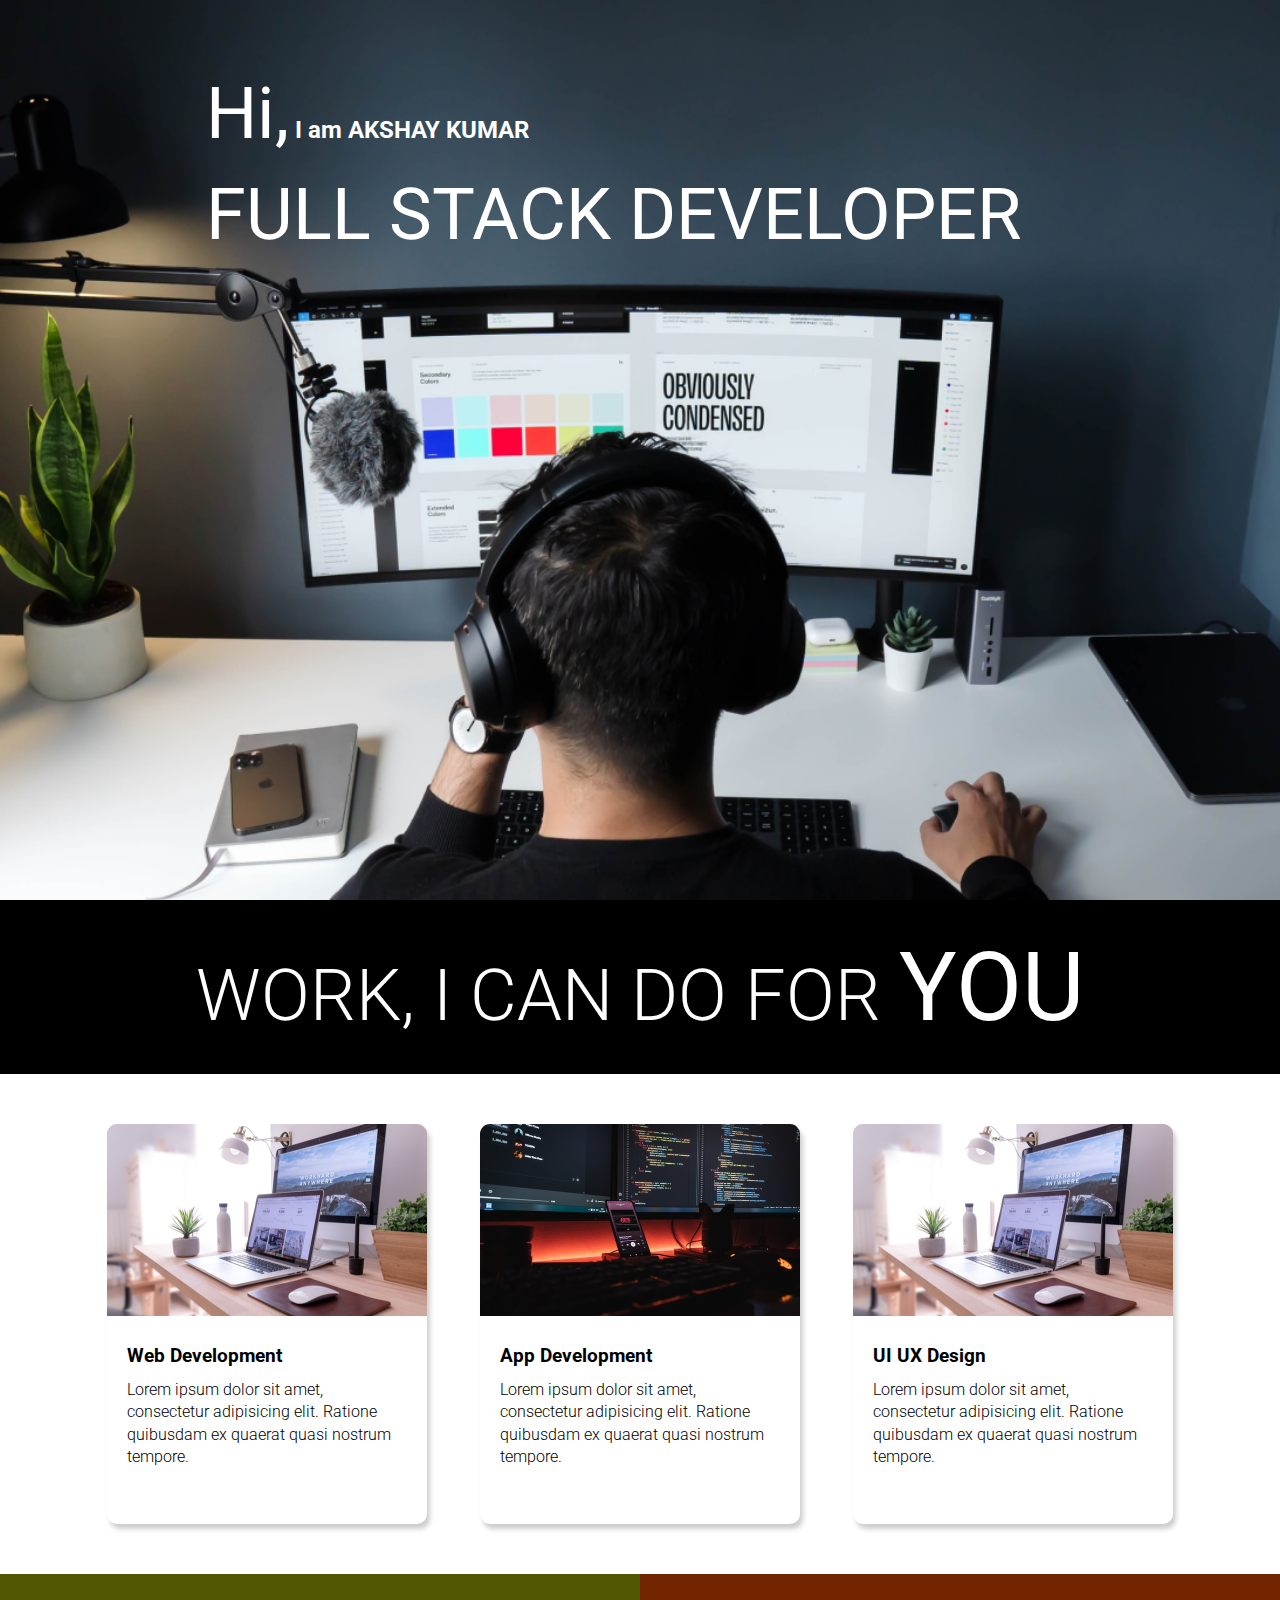
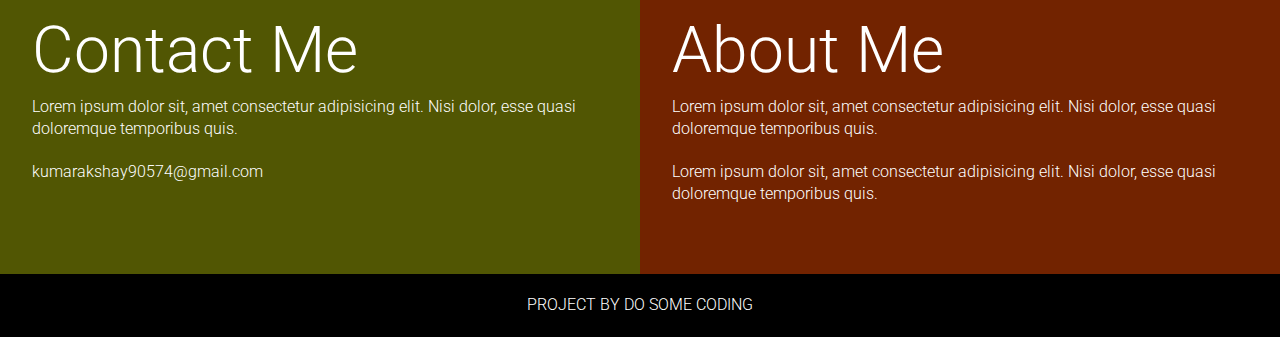
<file: project4/index.html>
<!DOCTYPE html>
<html lang="en">
  <head>
    <meta charset="UTF-8" />
    <meta http-equiv="X-UA-Compatible" content="IE=edge" />
    <meta name="viewport" content="width=device-width, initial-scale=1.0" />
    <title>Developer | Landing Page</title>
    <link rel="stylesheet" href="style.css" />
  </head>
  <body>
    <section class="hero_section">
      <div class="text_container">
        <h2><span class="lg_text">Hi,</span> I am AKSHAY KUMAR</h2>
        <h1 class="lg_text">FULL STACK DEVELOPER</h1>
      </div>
    </section>
    <section class="black_box">
      <h2>WORK, I CAN DO FOR <span>YOU</span></h2>
    </section>
    <section class="work">
      <div class="grid_item">
        <div class="card">
          <div class="image_container">
            <img src="images/web.png" alt="web development" />
          </div>
          <div class="card_content">
            <h3>Web Development</h3>
            <p>
              Lorem ipsum dolor sit amet, consectetur adipisicing elit. Ratione
              quibusdam ex quaerat quasi nostrum tempore.
            </p>
          </div>
        </div>
      </div>
      <div class="grid_item">
        <div class="card">
          <div class="image_container">
            <img src="images/mobile.png" alt="app development" />
          </div>
          <div class="card_content">
            <h3>App Development</h3>
            <p>
              Lorem ipsum dolor sit amet, consectetur adipisicing elit. Ratione
              quibusdam ex quaerat quasi nostrum tempore.
            </p>
          </div>
        </div>
      </div>
      <div class="grid_item">
        <div class="card">
          <div class="image_container">
            <img src="images/web.png" alt="web development" />
          </div>
          <div class="card_content">
            <h3>UI UX Design</h3>
            <p>
              Lorem ipsum dolor sit amet, consectetur adipisicing elit. Ratione
              quibusdam ex quaerat quasi nostrum tempore.
            </p>
          </div>
        </div>
      </div>
    </section>
    <section class="bottom_section">
      <div class="contact">
        <h2>Contact Me</h2>
        <p>
          Lorem ipsum dolor sit, amet consectetur adipisicing elit. Nisi dolor,
          esse quasi doloremque temporibus quis.
        </p>
        <p>kumarakshay90574@gmail.com</p>
      </div>
      <div class="about">
        <h2>About Me</h2>

        <p>
          Lorem ipsum dolor sit, amet consectetur adipisicing elit. Nisi dolor,
          esse quasi doloremque temporibus quis.
        </p>
        <p>
          Lorem ipsum dolor sit, amet consectetur adipisicing elit. Nisi dolor,
          esse quasi doloremque temporibus quis.
        </p>
      </div>
    </section>
    <footer>Project By do some coding</footer>
  </body>
</html>
</file>
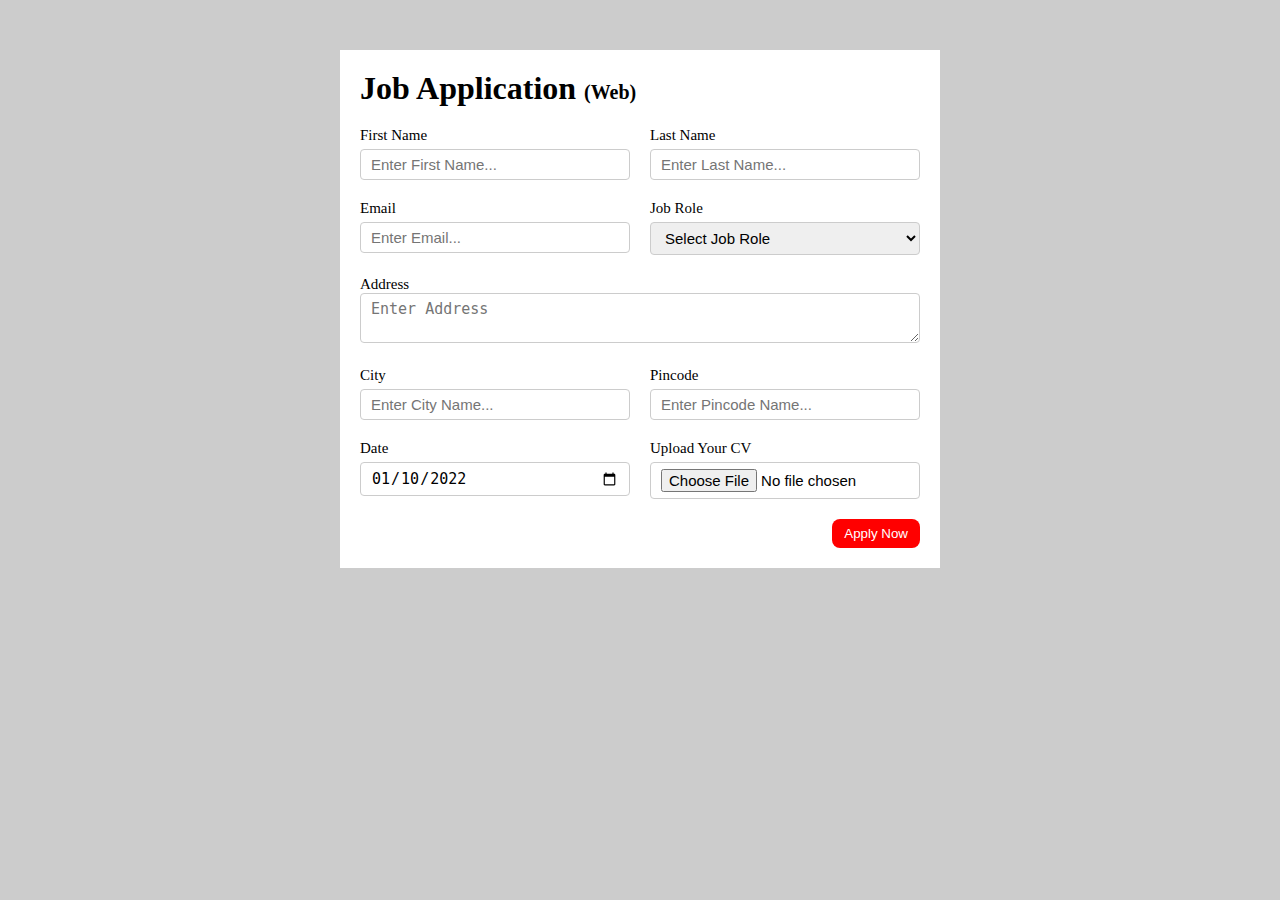
<file: project.2/2.html>
<!DOCTYPE html>
<html lang="en">
<head>
    <meta charset="UTF-8">
    <meta name="viewport" content="width=device-width, initial-scale=1.0">
    <title>form</title>
    <link rel="stylesheet" href="2.css">
</head>
<body>
    <div class="container">
        <div class="apply_box">

    
          <h1>
            Job Application
            <span class="title_small">(Web)</span>
          </h1>
          <form action="">
            <div class="form_container">
              <div class="form_control">
                <label for="first_name"> First Name </label>
                <input id="first_name" name="first_name" placeholder="Enter First Name..." />
              </div>
              <div class="form_control">
                <label for="last_name"> Last Name </label>
                <input id="last_name" name="last_name" placeholder="Enter Last Name..." />
              </div>
              <div class="form_control">
                <label for="email"> Email </label>
                <input type="email" id="email" name="email" placeholder="Enter Email..." />
              </div>
              <div class="form_control">
                <label for="job_role"> Job Role </label>
                <select id="job_role" name="job_role">
                  <option value="">Select Job Role</option>
                  <option value="frontend">Frontend Developer</option>
                  <option value="backend">Backend Developer</option>
                  <option value="full_stack">Full Stack Developer</option>
                  <option value="ui_ux">UI UX Designer</option>
                </select>
              </div>
              <div class="textarea_control">
                <label for="address"> Address </label>
                <textarea id="address" name="address" row="4" cols="50" placeholder="Enter Address"></textarea>
              </div>
              <div class="form_control">
                <label for="city"> City </label>
                <input id="city" name="city" placeholder="Enter City Name..." />
              </div>
              <div class="form_control">
                <label for="pincode"> Pincode </label>
                <input type="number" id="pincode" name="pincode" placeholder="Enter Pincode Name..." />
              </div>
              <div class="form_control">
                <label for="date"> Date </label>
                <input value="2022-01-10" type="date" id="date" name="date" />
              </div>
              <div class="form_control">
                <label for="upload"> Upload Your CV </label>
                <input type="file" id="upload" name="upload" />
              </div>
            </div>
            <div class="button_container">
              <button type="submit">Apply Now</button>
            </div>
          </form>
        </div>
      </div>
    
</body>
</html>
</file>
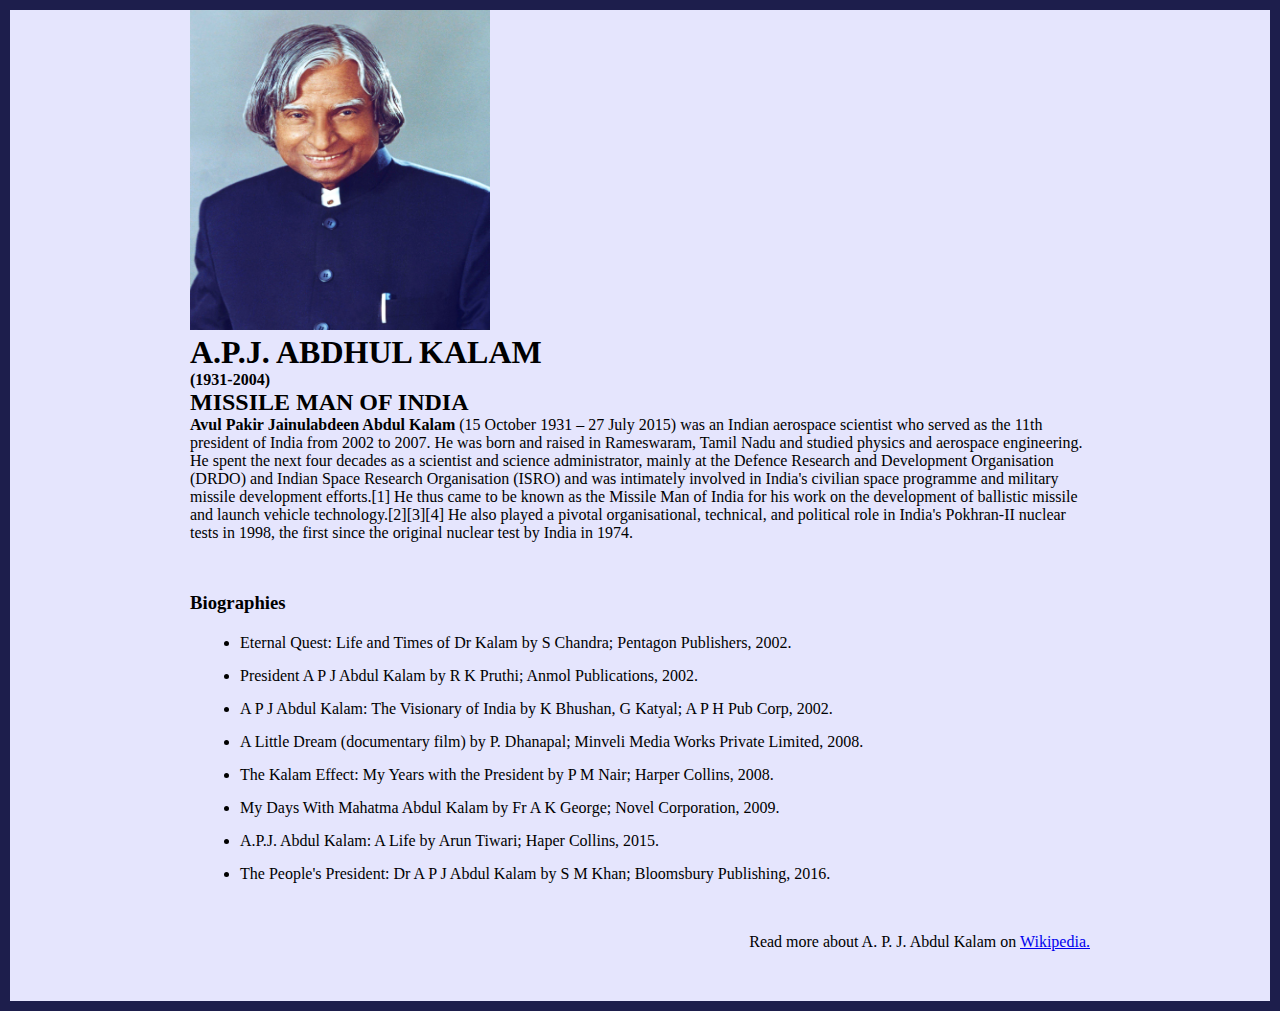
<file: project1/project1.html>
<!DOCTYPE html>
<html lang="en">
<head>
    <meta charset="UTF-8">
    <meta name="viewport" content="width=device-width, initial-scale=1.0">
    <title>BIOGRAPHY</title>
    <link rel="stylesheet" href="project1.css">
</head>
<body>
    <div class="container">
        <div class="content">
            <section class="top-section">
    <div class="img-container">
        <img src="MEDIA1/apj.jpg" alt="tribute">
    </div>
    <div>
        <h1>A.P.J. ABDHUL KALAM</h1>
        <h4>(1931-2004)</h4>
    </div></section>
    <section class="middle-section">
        <h2>MISSILE MAN OF  INDIA</h2>
        <p></p>
            <b>Avul Pakir Jainulabdeen Abdul Kalam</b> (15 October 1931 – 27 July
            2015) was an Indian aerospace scientist who served as the 11th
            president of India from 2002 to 2007. He was born and raised in
            Rameswaram, Tamil Nadu and studied physics and aerospace
            engineering. He spent the next four decades as a scientist and
            science administrator, mainly at the Defence Research and
            Development Organisation (DRDO) and Indian Space Research
            Organisation (ISRO) and was intimately involved in India's civilian
            space programme and military missile development efforts.[1] He thus
            came to be known as the Missile Man of India for his work on the
            development of ballistic missile and launch vehicle
            technology.[2][3][4] He also played a pivotal organisational,
            technical, and political role in India's Pokhran-II nuclear tests in
            1998, the first since the original nuclear test by India in 1974.
          </p>
        </section>
    </section>



    <section class="biography_section">
        <h3>Biographies</h3>
        <ul>
          <li>
            Eternal Quest: Life and Times of Dr Kalam by S Chandra; Pentagon
            Publishers, 2002.
          </li>
          <li>
            President A P J Abdul Kalam by R K Pruthi; Anmol Publications,
            2002.
          </li>
          <li>
            A P J Abdul Kalam: The Visionary of India by K Bhushan, G Katyal;
            A P H Pub Corp, 2002.
          </li>
          <li>
            A Little Dream (documentary film) by P. Dhanapal; Minveli Media
            Works Private Limited, 2008.
          </li>
          <li>
            The Kalam Effect: My Years with the President by P M Nair; Harper
            Collins, 2008.
          </li>
          <li>
            My Days With Mahatma Abdul Kalam by Fr A K George; Novel
            Corporation, 2009.
          </li>
          <li>
            A.P.J. Abdul Kalam: A Life by Arun Tiwari; Haper Collins, 2015.
          </li>
          <li>
            The People's President: Dr A P J Abdul Kalam by S M Khan;
            Bloomsbury Publishing, 2016.
          </li>
        </ul>
      </section>
      <footer>
        <p>
          Read more about A. P. J. Abdul Kalam on
          <a href="https://en.wikipedia.org/wiki/A._P._J._Abdul_Kalam"
            >Wikipedia.</a
          >
        </p>
      </footer>
    </div>
  </div>

    
</body>
</html>
</file>
<file: project4/style.css>
@import url("https://fonts.googleapis.com/css2?family=Roboto:ital,wght@0,100;0,300;0,400;0,500;0,700;0,900;1,100;1,300;1,400;1,500;1,700;1,900&display=swap");
* {
  margin: 0;
  padding: 0;
  box-sizing: border-box;
}

html,
body {
  line-height: 1.4;
  font-weight: 300;
  font-family: "Roboto", sans-serif;
}

.hero_section {
  background-image: url(images/developer.png);
  min-height: 100vh;
  background-position: center;
  background-size: cover;
  background-repeat: no-repeat;
}
.text_container {
  color: white;
  max-width: 900px;
  margin: 0 auto;
  padding-top: 64px;
  padding-left: 16px;
}
.lg_text {
  font-size: 72px;
  font-weight: 400;
}
.black_box {
  background-color: #000;
  padding: 20px;
}
.black_box h2 {
  font-size: 72px;
  color: white;
  text-align: center;
  font-weight: 300;
}

.black_box h2 span {
  font-weight: 400;
  font-size: 96px;
}
.work {
  display: grid;
  gap: 20px;
  grid-template-columns: repeat(auto-fit, minmax(320px, 1fr));

  max-width: 1100px;
  margin: 50px auto;
}
.grid_item {
  display: flex;
  justify-content: center;
  align-items: center;
}
.card {
  max-width: 320px;
  height: 400px;
  border-radius: 10px;
  box-shadow: 3px 5px 5px rgba(1, 1, 1, 0.2);
  transition: 0.2s ease-in-out;
}
.card:hover {
  transform: scale(1.04);
  box-shadow: 3px 5px 5px rgba(1, 1, 1, 0.3);
  transition: 0.2s ease-in-out;
}
.card_content {
  padding: 20px;
}
.card_content h3 {
  margin-bottom: 10px;
}
.bottom_section {
  display: flex;
}
.contact {
  background-color: #515603;
}
.about {
  background-color: #722300;
}

.contact,
.about {
  min-height: 300px;
  padding: 32px;
  color: white;
}
.about h2,
.contact h2 {
  font-size: 64px;
  font-weight: 300;
}
.about p,
.contact p {
  margin-bottom: 20px;
}

footer {
  text-align: center;
  text-transform: uppercase;
  background-color: #000;
  padding: 20px;
  color: white;
}
@media (max-width: 786px) {
  .hero_section {
    min-height: 50vh;
  }
  .text_container {
    padding: 10px 0;
    text-align: center;
  }
  .lg_text {
    font-size: 32px;
  }
  .black_box h2 {
    font-size: 24px;
  }
  .black_box h2 span {
    font-weight: 400;
    font-size: 32px;
  }
  .bottom_section {
    flex-direction: column;
  }
  h1 {
    font-size: 32px;
  }
  .about h2,
  .contact h2 {
    font-size: 32px;
  }
}
</file>
<file: project.2/2.css>
* {
    margin: 0;
    padding: 0;
    box-sizing: border-box;
  }
  
  body {
    background-color: #ccc;
  }
  .container {
    max-width: 900px;
    margin: 0 auto;
  }
  
  .apply_box {
    max-width: 600px;
    padding: 20px;
    background-color: white;
    margin: 0 auto;
    margin-top: 50px;
    box-shadow: 4px 3px 5px green
    border-radius: 10px;
  }
  
  .title_small {
    font-size: 20px;
  }
  
  .form_container {
    margin-top: 20px;
    display: grid;
    grid-template-columns: repeat(auto-fit, minmax(200px, 1fr));
    gap: 20px;
  }
  .form_control {
    display: flex;
    flex-direction: column;
  }
  
  label {
    font-size: 15px;
    margin-bottom: 5px;
  }
  
  input,
  select,
  textarea {
    padding: 6px 10px;
    border: 1px solid #ccc;
    border-radius: 4px;
    font-size: 15px;
  }
  
  input:focus {
    outline-color: red;
  }
  
  .button_container {
    display: flex;
  
    justify-content: flex-end;
    margin-top: 20px;
  }
  button {
    background-color: red;
    border: transparent solid 2px;
    padding: 5px 10px;
    color: white;
    border-radius: 8px;
    transition: 0.3s ease-in;
  }
  button:hover {
    background-color: #ccc;
    border: 2px solid red;
    color: black;
    transition: 0.3s ease-out;
    cursor: pointer;
  }
  .textarea_control {
    grid-column: 1 / span 2;
  }
  .textarea_control textarea {
    width: 100%;
  }
  
  @media (max-width: 460px) {
    .textarea_control {
      grid-column: 1 / span 1;
    }
  } ;
</file>
<file: project1/project1.css>
* {
    margin: 0;
    padding: 0;
    box-sizing: border-box;
  }
  
  .container {
    background-color: #e5e5fd;
    min-height: 100vh;
    border: 10px solid #1d1e4c;
  }
  
  .content {
    max-width: 900px;
    margin: 0 auto;
  }
  
  .top_section {
    margin-top: 100px;
    display: flex;
    justify-content: space-between;
    align-items: flex-end;
  }
  
  .top_section h1 {
    font-size: 50px;
    font-weight: bold;
    color: #1d1e4c;
    text-transform: uppercase;
  }
  .top_section h4 {
    font-size: 30px;
    text-align: end;
  }
  
  .image_container {
    border-radius: 50%;
    overflow: hidden;
  }
  
  .image_container,
  img {
    width: 300px;
    height: 320px;
  }
  .about_section {
    margin-top: 50px;
  }
  .about_section h2 {
    font-size: 70px;
    font-weight: 400;
    margin-bottom: 20px;
  }
  .about_section p {
    font-size: 20px;
    line-height: 30px;
    letter-spacing: 1.2px;
    text-align: justify;
  }
  .biography_section {
    margin: 50px 0;
  }
  .biography_section h3 {
    margin-bottom: 20px;
  }
  .biography_section ul {
    margin-left: 50px;
  }
  .biography_section li {
    margin-bottom: 15px;
  }
  
  footer {
    margin: 50px 0;
  }
  footer p {
    text-align: end;
  }
</file>
